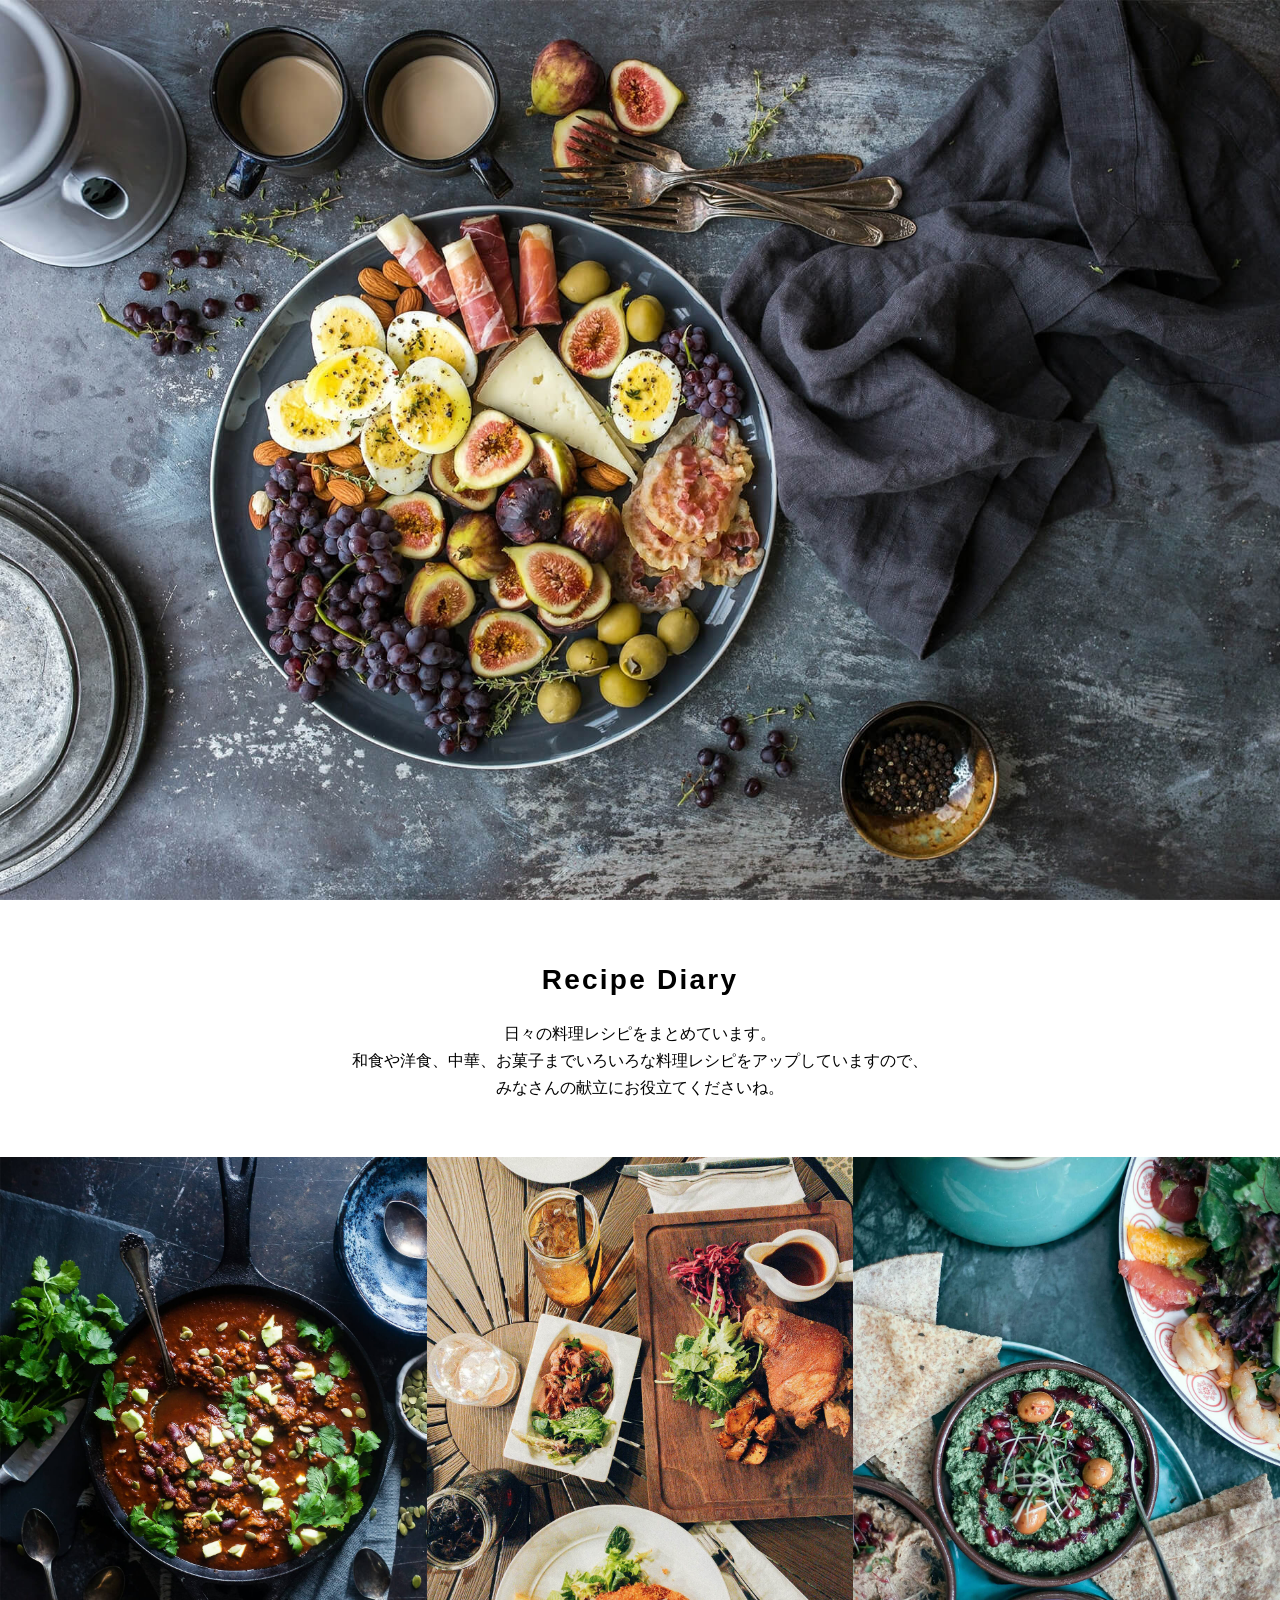
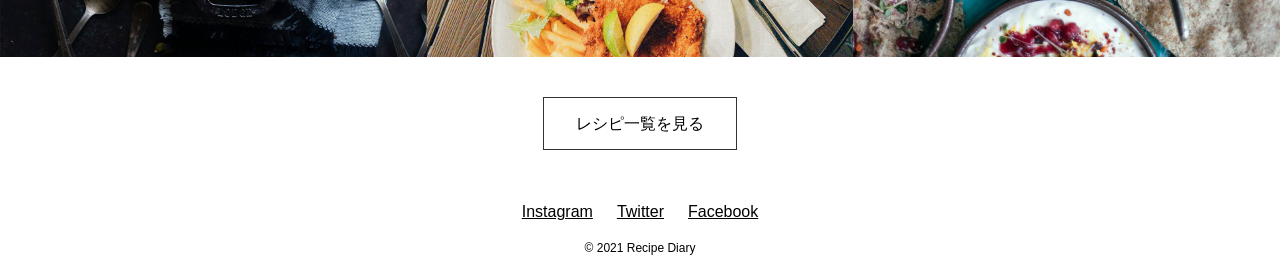
<file: index.html>
﻿<!DOCTYPE html>
<html lang="ja">
<head>
  <meta charset="UTF-8">
  <meta name="viewport" content="width=device-width, initial-scale=1.0">
  <meta name="description" content="recipe diary">
  <title>Recipe Diary</title>
  <link rel="icon" href="img/favicon.ico">
  <link rel="stylesheet" href="css/destyle.css">
  <link rel="stylesheet" href="css/style.css">
</head>
<body>
  <main class="main">
    <div class="main-visual">
      <img src="images/mainvisual.jpg" alt="Assorted breakfast dishes on a table">
    </div>

    <section class="intro">
      <h1 class="intro__title">Recipe Diary</h1>
      <p class="intro__text">
        日々の料理レシピをまとめています。<br>
        和食や洋食、中華、お菓子までいろいろな料理レシピをアップしていますので、<br>
        みなさんの献立にお役立てくださいね。
      </p>
    </section>

    <section class="gallery">
      <div class="gallery__item">
        <a href="recipe1.html">
          <img src="images/recipe1.jpg" alt="Herb stew in a pot">
        </a>
      </div>
      <div class="gallery__item">
        <img src="images/recipe2.jpg" alt="Mixed dishes on a wooden table">
      </div>
      <div class="gallery__item">
        <img src="images/recipe3.jpg" alt="Salad with colorful toppings">
      </div>
    </section>

    <div class="button-area">
      <a class="button" href="#">レシピ一覧を見る</a>
    </div>

  </main>

  <footer class="footer">
    <ul class="footer__sns">
      <li class="footer__item"><a href="#">Instagram</a></li>
      <li class="footer__item"><a href="#">Twitter</a></li>
      <li class="footer__item"><a href="#">Facebook</a></li>
    </ul>
    <p class="footer__text">&copy; 2021 Recipe Diary</p>
  </footer>
</body>
</html>
</file>
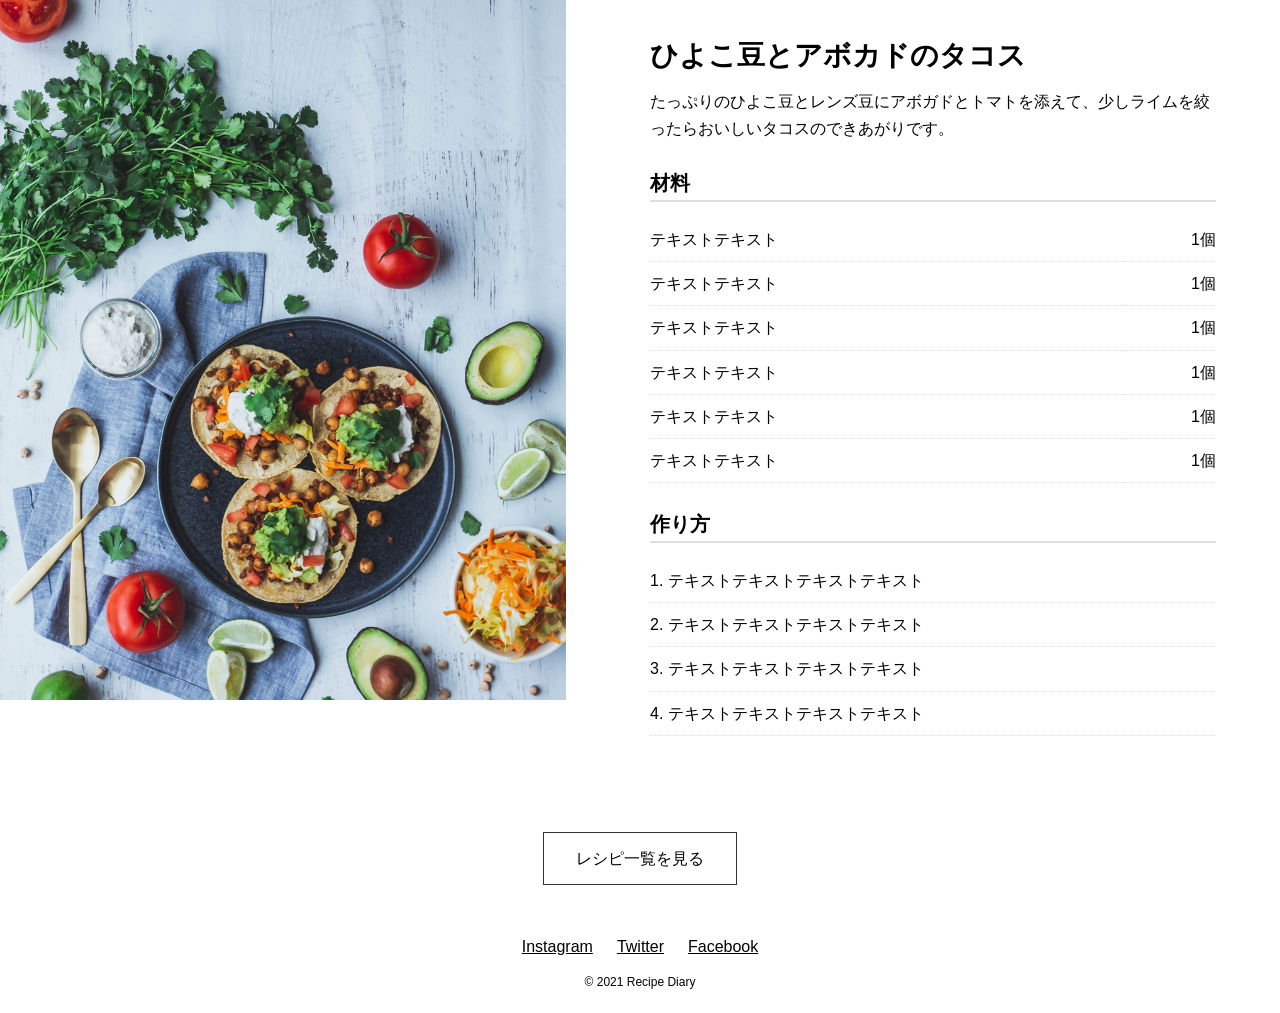
<file: recipe1.html>
<!DOCTYPE html>
<html lang="ja">
<head>
    <meta charset="UTF-8">
    <meta name="viewport" content="width=device-width, initial-scale=1.0">
    <title>ひよこ豆とアボカドのタコス</title>
    <link rel="stylesheet" href="css/destyle.css">
    <link rel="stylesheet" href="css/style.css">
</head>
<body>

  <main class="recipe">
    <div class="recipe__inner">
      <div class="recipe__media">
        <img class="recipe__image" src="images/recipe.jpg" alt="">
      </div>

      <div class="recipe__content">

        <h1 class="recipe__title">ひよこ豆とアボカドのタコス</h1>
        <p class="recipe__lead">たっぷりのひよこ豆とレンズ豆にアボガドとトマトを添えて、少しライムを絞ったらおいしいタコスのできあがりです。</p>
        <h2 class="recipe__section-title">材料</h2>

        <table class="recipe__ingredient-table">
          <tr class="recipe__ingredient-row">
            <td class="recipe__ingredient-data">テキストテキスト</td>
            <td class="recipe__ingredient-data">1個</td>
          </tr>
          <tr class="recipe__ingredient-row">
            <td class="recipe__ingredient-data">テキストテキスト</td>
            <td class="recipe__ingredient-data">1個</td>
          </tr>
          <tr class="recipe__ingredient-row">
            <td class="recipe__ingredient-data">テキストテキスト</td>
            <td class="recipe__ingredient-data">1個</td>
          </tr>
          <tr class="recipe__ingredient-row">
            <td class="recipe__ingredient-data">テキストテキスト</td>
            <td class="recipe__ingredient-data">1個</td>
          </tr>
          <tr class="recipe__ingredient-row">
            <td class="recipe__ingredient-data">テキストテキスト</td>
            <td class="recipe__ingredient-data">1個</td>
          </tr>
          <tr class="recipe__ingredient-row">
            <td class="recipe__ingredient-data">テキストテキスト</td>
            <td class="recipe__ingredient-data">1個</td>
          </tr>
        </table>

        <h2 class="recipe__section-title">作り方</h2>
        <ol class="recipe__steps">
          <li class="recipe__step">テキストテキストテキストテキスト</li>
          <li class="recipe__step">テキストテキストテキストテキスト</li>
          <li class="recipe__step">テキストテキストテキストテキスト</li>
          <li class="recipe__step">テキストテキストテキストテキスト</li>
        </ol>

      </div>
    </div>

    <div class="button-area recipe__actions">
      <a class="button recipe__button" href="#">レシピ一覧を見る</a>
    </div>

  </main>

  <footer class="footer">
    <ul class="footer__sns">
      <li class="footer__item"><a href="#">Instagram</a></li>
      <li class="footer__item"><a href="#">Twitter</a></li>
      <li class="footer__item"><a href="#">Facebook</a></li>
    </ul>
    <p class="footer__text">&copy; 2021 Recipe Diary</p>
  </footer>

</body>
</file>
<file: css/destyle.css>
/*! destyle.css v4.0.1 | MIT License | https://github.com/nicolas-cusan/destyle.css */

/* Reset box-model and set borders */
/* ============================================ */

*,
::before,
::after {
  box-sizing: border-box;
  border-style: solid;
  border-width: 0;
  min-width: 0;
}

/* Document */
/* ============================================ */

/**
 * 1. Correct the line height in all browsers.
 * 2. Prevent adjustments of font size after orientation changes in iOS.
 * 3. Remove gray overlay on links for iOS.
 */

html {
  line-height: 1.15; /* 1 */
  -webkit-text-size-adjust: 100%; /* 2 */
  -webkit-tap-highlight-color: transparent; /* 3*/
}

/* Sections */
/* ============================================ */

/**
 * Remove the margin in all browsers.
 */

body {
  margin: 0;
}

/**
 * Render the `main` element consistently in IE.
 */

main {
  display: block;
}

/* Vertical rhythm */
/* ============================================ */

p,
table,
blockquote,
address,
pre,
iframe,
form,
figure,
dl {
  margin: 0;
}

/* Headings */
/* ============================================ */

h1,
h2,
h3,
h4,
h5,
h6 {
  font-size: inherit;
  font-weight: inherit;
  margin: 0;
}

/* Lists (enumeration) */
/* ============================================ */

ul,
ol {
  margin: 0;
  padding: 0;
  list-style: none;
}

/* Lists (definition) */
/* ============================================ */

dt {
  font-weight: bold;
}

dd {
  margin-left: 0;
}

/* Grouping content */
/* ============================================ */

/**
 * 1. Add the correct box sizing in Firefox.
 * 2. Show the overflow in Edge and IE.
 */

hr {
  box-sizing: content-box; /* 1 */
  height: 0; /* 1 */
  overflow: visible; /* 2 */
  border-top-width: 1px;
  margin: 0;
  clear: both;
  color: inherit;
}

/**
 * 1. Correct the inheritance and scaling of font size in all browsers.
 * 2. Correct the odd `em` font sizing in all browsers.
 */

pre {
  font-family: monospace, monospace; /* 1 */
  font-size: inherit; /* 2 */
}

address {
  font-style: inherit;
}

/* Text-level semantics */
/* ============================================ */

/**
 * Remove the gray background on active links in IE 10.
 */

a {
  background-color: transparent;
  text-decoration: none;
  color: inherit;
}

/**
 * 1. Remove the bottom border in Chrome 57-
 * 2. Add the correct text decoration in Chrome, Edge, IE, Opera, and Safari.
 */

abbr[title] {
  text-decoration: underline dotted; /* 2 */
}

/**
 * Add the correct font weight in Chrome, Edge, and Safari.
 */

b,
strong {
  font-weight: bolder;
}

/**
 * 1. Correct the inheritance and scaling of font size in all browsers.
 * 2. Correct the odd `em` font sizing in all browsers.
 */

code,
kbd,
samp {
  font-family: monospace, monospace; /* 1 */
  font-size: inherit; /* 2 */
}

/**
 * Add the correct font size in all browsers.
 */

small {
  font-size: 80%;
}

/**
 * Prevent `sub` and `sup` elements from affecting the line height in
 * all browsers.
 */

sub,
sup {
  font-size: 75%;
  line-height: 0;
  position: relative;
  vertical-align: baseline;
}

sub {
  bottom: -0.25em;
}

sup {
  top: -0.5em;
}

/* Replaced content */
/* ============================================ */

/**
 * Prevent vertical alignment issues.
 */

svg,
img,
embed,
object,
iframe {
  vertical-align: bottom;
}

/* Forms */
/* ============================================ */

/**
 * Reset form fields to make them styleable.
 * 1. Make form elements stylable across systems iOS especially.
 * 2. Inherit text-transform from parent.
 */

button,
input,
optgroup,
select,
textarea {
  -webkit-appearance: none; /* 1 */
  appearance: none;
  vertical-align: middle;
  color: inherit;
  font: inherit;
  background: transparent;
  padding: 0;
  margin: 0;
  border-radius: 0;
  text-align: inherit;
  text-transform: inherit; /* 2 */
}

/**
 * Correct cursors for clickable elements.
 */

button,
[type="button"],
[type="reset"],
[type="submit"] {
  cursor: pointer;
}

button:disabled,
[type="button"]:disabled,
[type="reset"]:disabled,
[type="submit"]:disabled {
  cursor: default;
}

/**
 * Improve outlines for Firefox and unify style with input elements & buttons.
 */

:-moz-focusring {
  outline: auto;
}

select:disabled {
  opacity: inherit;
}

/**
 * Remove padding
 */

option {
  padding: 0;
}

/**
 * Reset to invisible
 */

fieldset {
  margin: 0;
  padding: 0;
  min-width: 0;
}

legend {
  padding: 0;
}

/**
 * Add the correct vertical alignment in Chrome, Firefox, and Opera.
 */

progress {
  vertical-align: baseline;
}

/**
 * Remove the default vertical scrollbar in IE 10+.
 */

textarea {
  overflow: auto;
}

/**
 * Correct the cursor style of increment and decrement buttons in Chrome.
 */

[type="number"]::-webkit-inner-spin-button,
[type="number"]::-webkit-outer-spin-button {
  height: auto;
}

/**
 * Correct the outline style in Safari.
 */

[type="search"] {
  outline-offset: -2px; /* 1 */
}

/**
 * Remove the inner padding in Chrome and Safari on macOS.
 */

[type="search"]::-webkit-search-decoration {
  -webkit-appearance: none;
}

/**
 * 1. Correct the inability to style clickable types in iOS and Safari.
 * 2. Fix font inheritance.
 */

::-webkit-file-upload-button {
  -webkit-appearance: button; /* 1 */
  font: inherit; /* 2 */
}

/**
 * Fix appearance for Firefox
 */
[type="number"] {
  -moz-appearance: textfield;
}

/**
 * Clickable labels
 */

label[for] {
  cursor: pointer;
}

/* Interactive */
/* ============================================ */

/*
 * Add the correct display in Edge, IE 10+, and Firefox.
 */

details {
  display: block;
}

/*
 * Add the correct display in all browsers.
 */

summary {
  display: list-item;
}

/*
 * Remove outline for editable content.
 */

[contenteditable]:focus {
  outline: auto;
}

/* Tables */
/* ============================================ */

/**
1. Correct table border color inheritance in all Chrome and Safari.
*/

table {
  border-color: inherit; /* 1 */
  border-collapse: collapse;
}

caption {
  text-align: left;
}

td,
th {
  vertical-align: top;
  padding: 0;
}

th {
  text-align: left;
  font-weight: bold;
}
</file>
<file: css/style.css>
body {
  color: #000;
  font-family: "Helvetica Neue", Arial, "Hiragino Sans", Meiryo, sans-serif;
  font-size: 16px;
  line-height: 1.7;
}

img {
  display: block;
  height: auto;
  max-width: 100%;
}

main {
  width: 100%;
}

.main-visual {
  height: 100vh;
  width: 100%;
}
.main-visual img {
  height: 100%;
  -o-object-fit: cover;
     object-fit: cover;
  width: 100%;
}

.intro {
  margin: 0 auto;
  max-width: 800px;
  padding: 56px 20px;
  text-align: center;
}
.intro__title {
  font-size: 28px;
  font-weight: 700;
  letter-spacing: 0.08em;
}
.intro__text {
  margin-top: 16px;
}

.gallery {
  display: -webkit-box;
  display: -ms-flexbox;
  display: flex;
  width: 100%;
}
.gallery__item {
  -webkit-box-flex: 1;
      -ms-flex: 1 1 0px;
          flex: 1 1 0;
  height: 500px;
  overflow: hidden;
}
.gallery__item img {
  height: 100%;
  -o-object-fit: cover;
     object-fit: cover;
  width: 100%;
}

.button-area {
  padding: 40px 0 24px;
  text-align: center;
}

.button {
  border: 1px solid #333;
  display: inline-block;
  padding: 12px 32px;
}

.footer {
  padding: 24px 0 20px;
  text-align: center;
}
.footer__sns {
  display: -webkit-box;
  display: -ms-flexbox;
  display: flex;
  gap: 24px;
  -webkit-box-pack: center;
      -ms-flex-pack: center;
          justify-content: center;
  margin-bottom: 12px;
}
.footer__item {
  text-decoration: underline;
}
.footer__text {
  font-size: 12px;
}

.recipe__inner {
  width: 100%;
  height: auto;
  display: -webkit-box;
  display: -ms-flexbox;
  display: flex;
  gap: 20px;
}
.recipe__media {
  -webkit-box-flex: 1;
      -ms-flex: 1;
          flex: 1;
}
.recipe__image {
  height: 700px;
  width: 100%;
  -o-object-fit: cover;
     object-fit: cover;
}
.recipe__content {
  -webkit-box-flex: 1;
      -ms-flex: 1;
          flex: 1;
  padding: 32px 5%;
}
.recipe__title {
  font-size: 28px;
  font-weight: 700;
  margin-bottom: 8px;
}
.recipe__lead {
  font-size: 16px;
  font-weight: 500;
  margin-bottom: 24px;
}
.recipe__section-title {
  font-size: 20px;
  font-weight: 700;
  margin-bottom: 16px;
  border-bottom: 2px solid #ddd;
}
.recipe__ingredient-table {
  margin-bottom: 24px;
  width: 100%;
  border-collapse: collapse;
}
.recipe__ingredient-row {
  border-bottom: 1px dotted #ddd;
}
.recipe__ingredient-data {
  padding: 8px 0;
  font-size: 16px;
}
.recipe__ingredient-data:last-child {
  text-align: right;
}
.recipe__steps {
  margin: 0 0 24px;
  list-style: decimal;
  list-style-position: inside;
  padding-left: 0px;
}
.recipe__step {
  border-bottom: 1px dotted #ddd;
  font-size: 16px;
  padding: 8px 0;
}

@media (max-width: 834px) {
  .intro {
    padding: 40px 16px;
  }
  .intro__title {
    font-size: 24px;
  }
  .gallery {
    -webkit-box-orient: vertical;
    -webkit-box-direction: normal;
        -ms-flex-direction: column;
            flex-direction: column;
  }
  .gallery__item {
    -webkit-box-flex: 0;
        -ms-flex: 0 0 auto;
            flex: 0 0 auto;
  }
  .recipe__inner {
    -webkit-box-orient: vertical;
    -webkit-box-direction: normal;
        -ms-flex-direction: column;
            flex-direction: column;
  }
  .recipe__media {
    height: auto;
  }
  .recipe__image {
    height: auto;
  }
  .recipe__content {
    padding: 24px 5%;
  }
}/*# sourceMappingURL=style.css.map */
</file>
